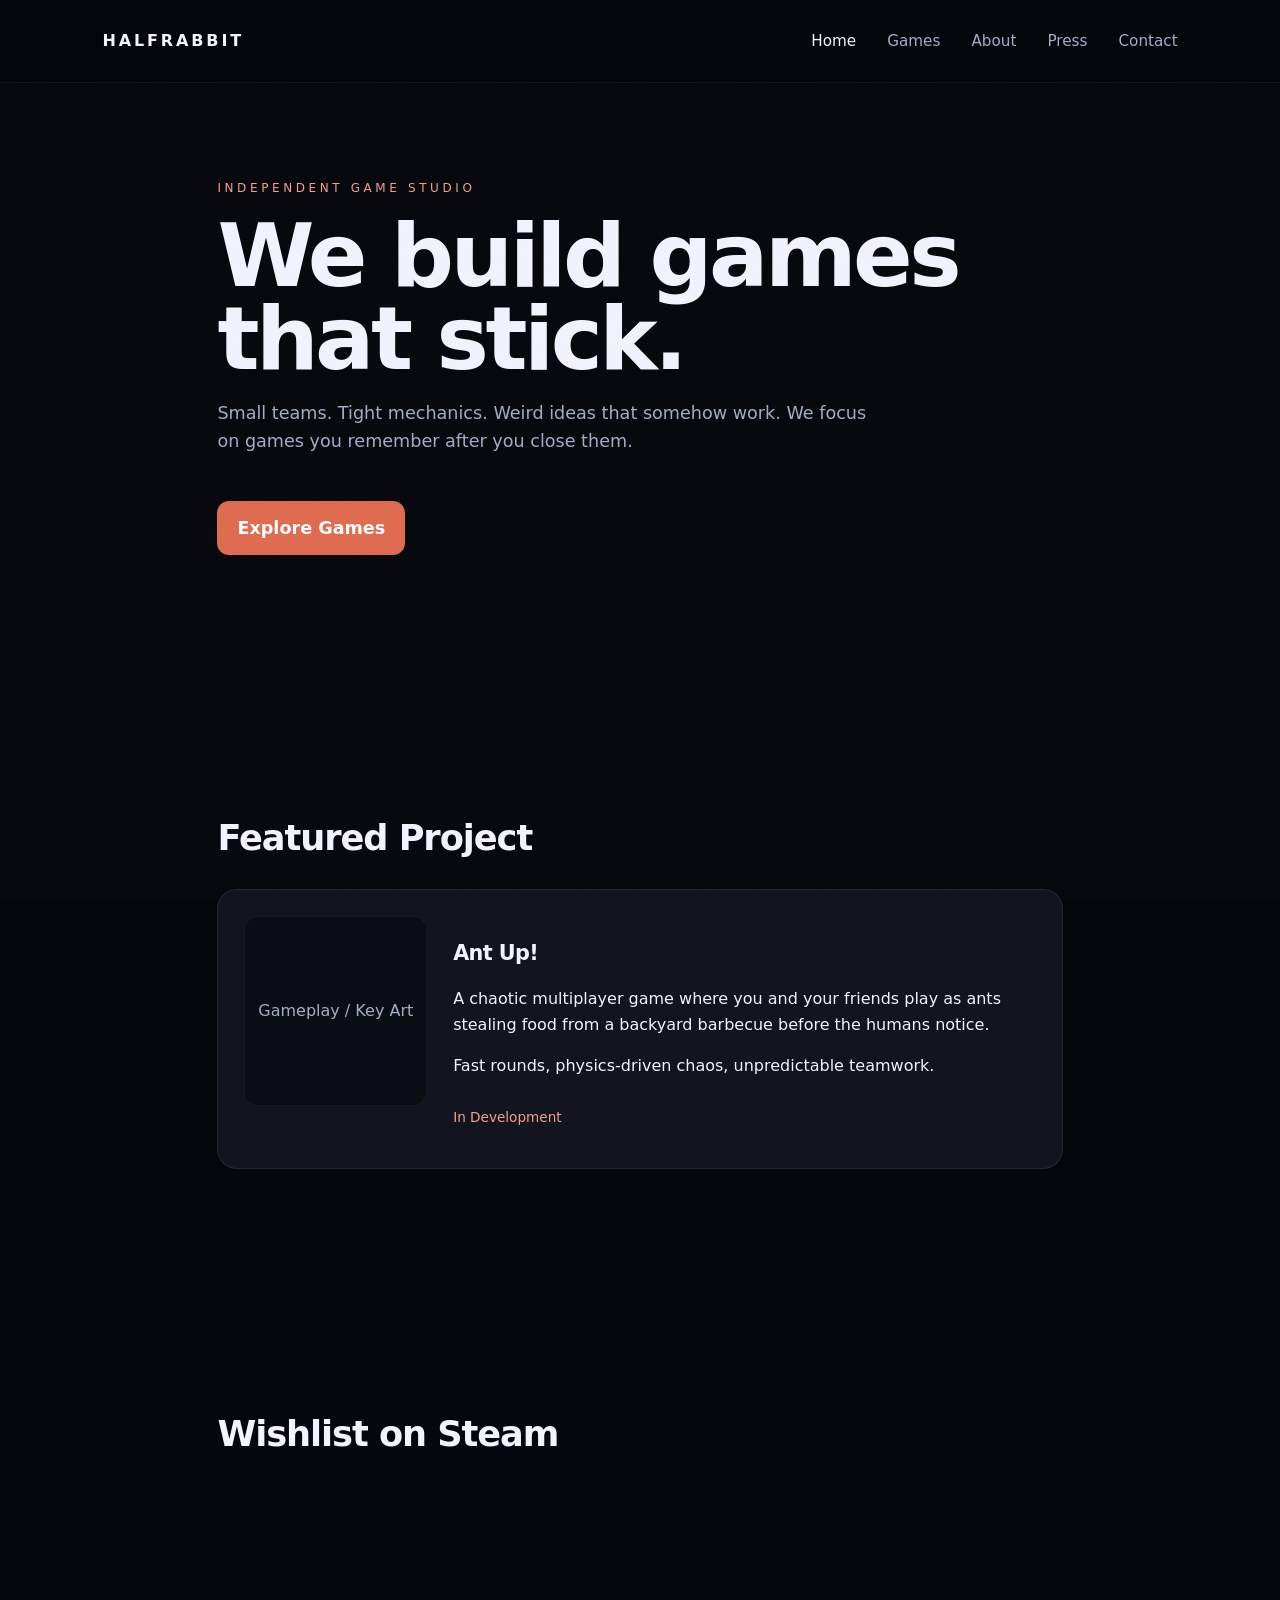
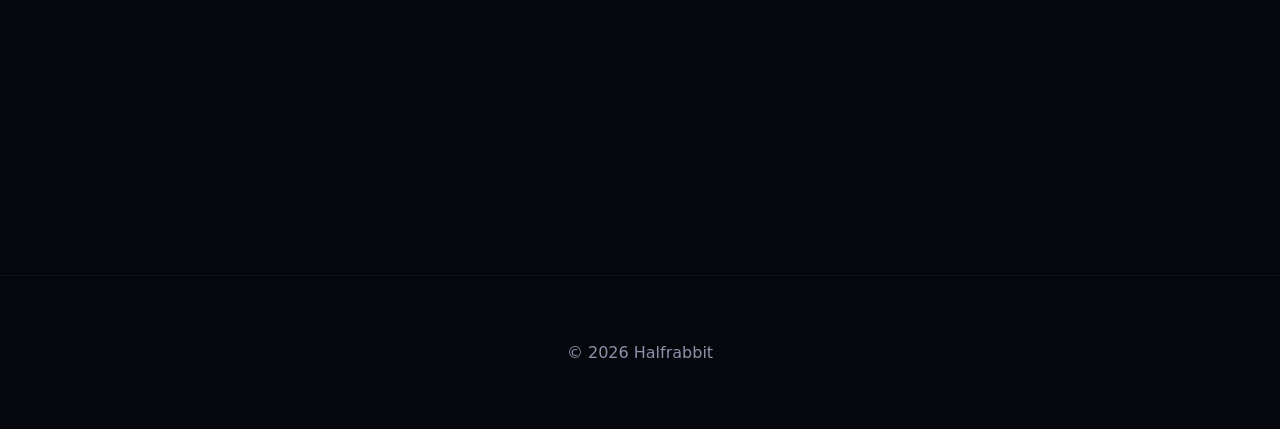
<file: index.html>
<!doctype html>
<html>
<head>
<meta charset="utf-8">
<meta name="viewport" content="width=device-width,initial-scale=1">
<title>Halfrabbit</title>
<link rel="stylesheet" href="css/style.css">
</head>

<body>

<header class="hero">

  <div class="tag">Independent Game Studio</div>

  <h1>We build games that stick.</h1>

  <p>
    Small teams. Tight mechanics. Weird ideas that somehow work.
    We focus on games you remember after you close them.
  </p>

  <p>
    <a class="btn" href="games.html">Explore Games</a>
  </p>

</header>

<section>

  <h2>Featured Project</h2>

  <a class="card" href="games/ant-up.html" style="text-decoration:none;">

    <div class="ph">Gameplay / Key Art</div>

    <div>

      <h3>Ant Up!</h3>

      <p>
        A chaotic multiplayer game where you and your friends play as ants
        stealing food from a backyard barbecue before the humans notice.
      </p>

      <p>
        Fast rounds, physics-driven chaos, unpredictable teamwork.
      </p>

      <p class="status">In Development</p>

    </div>

  </a>

</section>

<!-- NEW STEAM SECTION -->
<section>

  <h2>Wishlist on Steam</h2>

  <div class="steam-embed">

    <iframe
      src="https://store.steampowered.com/widget/4829120/"
      frameborder="0"
      width="100%"
      height="190">
    </iframe>

  </div>

</section>

<footer>© 2026 Halfrabbit</footer>

<script src="js/main.js"></script>
<script src="js/nav.js"></script>
<script src="js/reveal.js"></script>

</body>
</html>
</file>
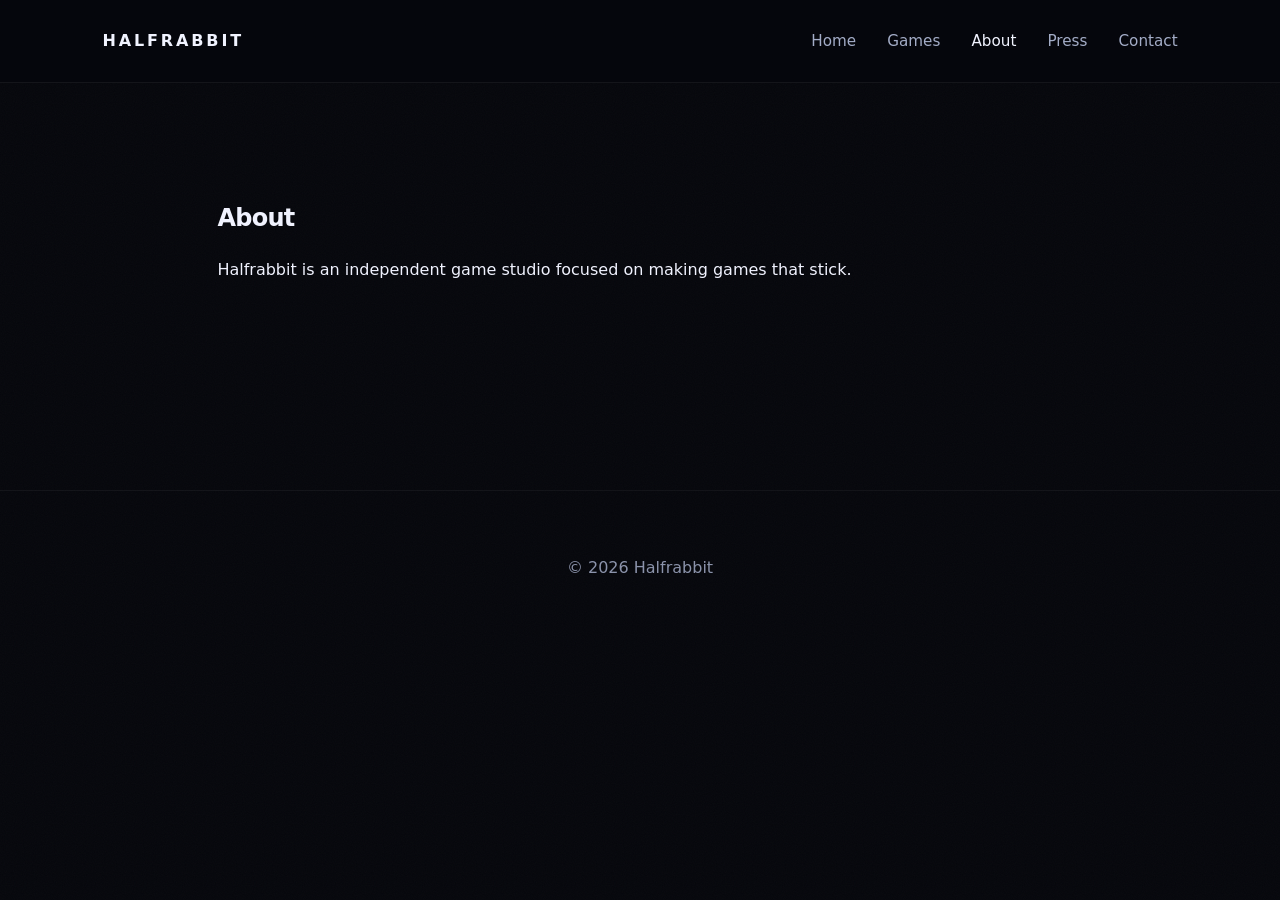
<file: about.html>
<!doctype html>
<html>
<head>
<meta charset="utf-8">
<meta name="viewport" content="width=device-width,initial-scale=1">
<title>About - Halfrabbit</title>
<link rel="stylesheet" href="css/style.css">
</head>

<body>

<section>
  <h1>About</h1>
  <p>Halfrabbit is an independent game studio focused on making games that stick.</p>
</section>

<footer>© 2026 Halfrabbit</footer>

<script src="js/main.js"></script>
<script src="js/nav.js"></script>
<script src="js/reveal.js"></script>

</body>
</html>
</file>
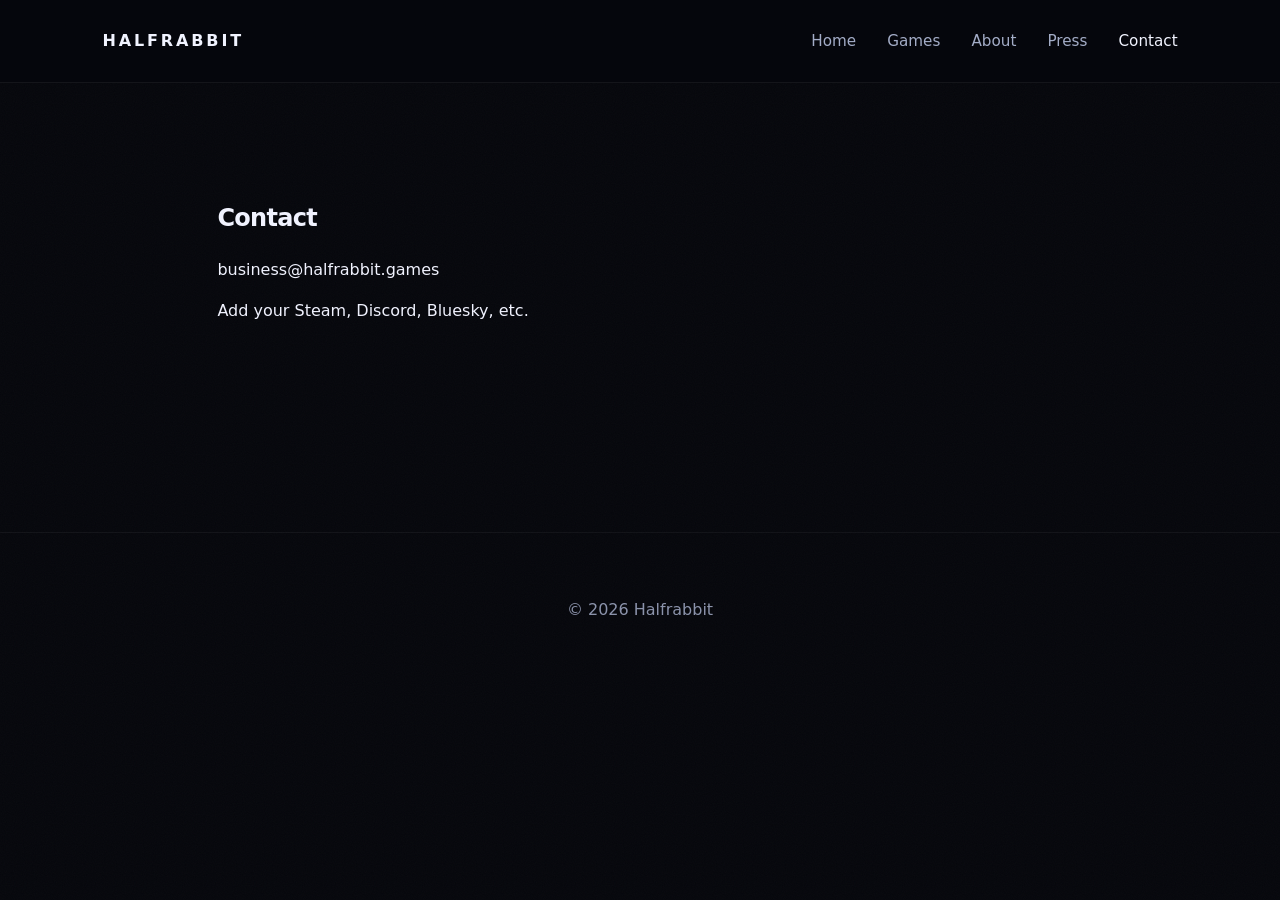
<file: contact.html>
<!doctype html>
<html>
<head>
<meta charset="utf-8">
<meta name="viewport" content="width=device-width,initial-scale=1">
<title>Contact - Halfrabbit</title>
<link rel="stylesheet" href="css/style.css">
</head>

<body>

<section>
  <h1>Contact</h1>
  <p>business@halfrabbit.games</p>
  <p>Add your Steam, Discord, Bluesky, etc.</p>
</section>

<footer>© 2026 Halfrabbit</footer>

<script src="js/main.js"></script>
<script src="js/nav.js"></script>
<script src="js/reveal.js"></script>

</body>
</html>
</file>
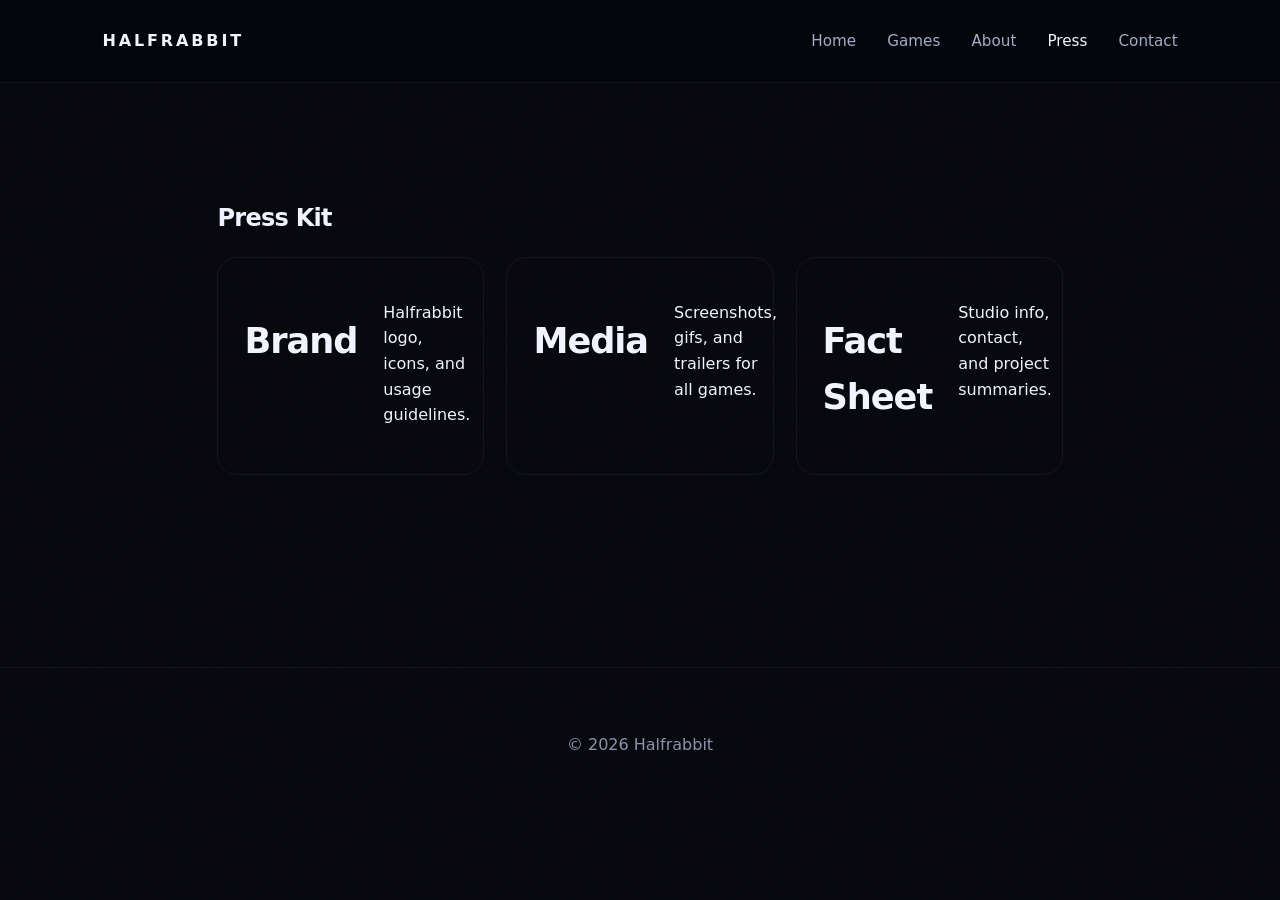
<file: press.html>
<!doctype html>
<html>
<head>
<meta charset="utf-8">
<meta name="viewport" content="width=device-width,initial-scale=1">
<title>Press - Halfrabbit</title>
<link rel="stylesheet" href="css/style.css">
</head>

<body>

<section>
  <h1>Press Kit</h1>

  <div class="press-grid">

    <div class="press-card">
      <h2>Brand</h2>
      <p>Halfrabbit logo, icons, and usage guidelines.</p>
    </div>

    <div class="press-card">
      <h2>Media</h2>
      <p>Screenshots, gifs, and trailers for all games.</p>
    </div>

    <div class="press-card">
      <h2>Fact Sheet</h2>
      <p>Studio info, contact, and project summaries.</p>
    </div>

  </div>
</section>

<footer>© 2026 Halfrabbit</footer>

<script src="js/main.js"></script>
<script src="js/nav.js"></script>
<script src="js/reveal.js"></script>

</body>
</html>
</file>
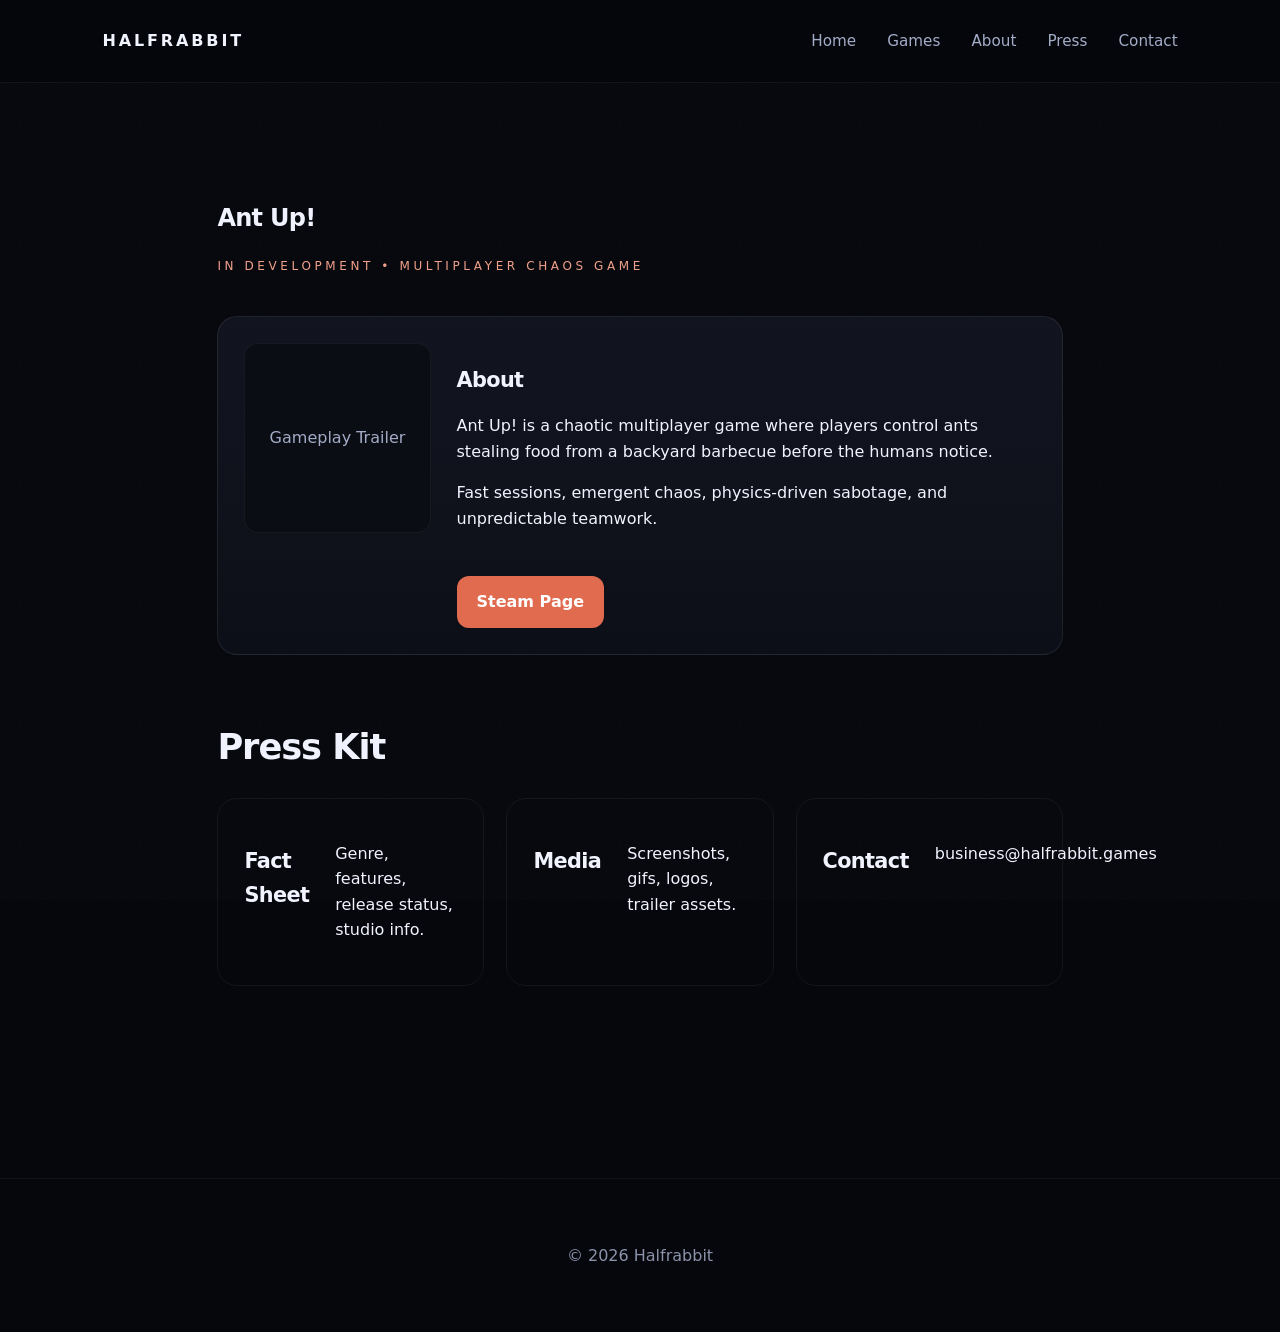
<file: games/ant-up.html>
<!doctype html>
<html>
<head>
<meta charset="utf-8">
<meta name="viewport" content="width=device-width,initial-scale=1">
<title>Ant Up! - Halfrabbit</title>
<link rel="stylesheet" href="../css/style.css">
</head>

<body>

<section>

  <h1>Ant Up!</h1>

  <p class="tag">In Development • Multiplayer Chaos Game</p>

  <div class="card game-card" style="margin-top:2.5rem;">

    <div class="ph">Gameplay Trailer</div>

    <div>

      <h3>About</h3>

      <p>
        Ant Up! is a chaotic multiplayer game where players control ants stealing food
        from a backyard barbecue before the humans notice.
      </p>

      <p>
        Fast sessions, emergent chaos, physics-driven sabotage, and unpredictable teamwork.
      </p>

      <a class="btn"
         href="https://store.steampowered.com/app/4829120/Ant_Up/"
         target="_blank">
        Steam Page
      </a>

    </div>

  </div>

  <div style="margin-top:4rem;">
    <h2>Press Kit</h2>

    <div class="press-grid">

      <div class="press-card">
        <h3>Fact Sheet</h3>
        <p>Genre, features, release status, studio info.</p>
      </div>

      <div class="press-card">
        <h3>Media</h3>
        <p>Screenshots, gifs, logos, trailer assets.</p>
      </div>

      <div class="press-card">
        <h3>Contact</h3>
        <p>business@halfrabbit.games</p>
      </div>

    </div>

  </div>

</section>

<footer>© 2026 Halfrabbit</footer>

<script src="../js/nav.js"></script>
<script src="../js/reveal.js"></script>

</body>
</html>
</file>
<file: css/style.css>
:root{
  --bg:#06070c;
  --surface:#121420;
  --surface-2:#0d0f18;

  --text:#f1f3ff;
  --muted:#a3acc7;

  /* shifted away from neon AI purple */
  --accent:#e06b4f;
  --accent-soft:#f2a08a;

  --radius-sm:12px;
  --radius-md:14px;
  --radius-lg:20px;
}

/* RESET */
*{ box-sizing:border-box; }

body{
  margin:0;
  font-family:ui-sans-serif, system-ui, -apple-system, Segoe UI, sans-serif;
  background:var(--bg);
  color:var(--text);
  line-height:1.6;
  overflow-x:hidden;
}

/* subtle grain (less “AI glow UI”) */
body::before{
  content:"";
  position:fixed;
  inset:0;
  pointer-events:none;
  opacity:0.06;
  background-image:url("data:image/svg+xml,%3Csvg xmlns='http://www.w3.org/2000/svg' width='120' height='120'%3E%3Cfilter id='n'%3E%3CfeTurbulence type='fractalNoise' baseFrequency='.9' numOctaves='2'/%3E%3C/filter%3E%3Crect width='120' height='120' filter='url(%23n)' opacity='.5'/%3E%3C/svg%3E");
}

/* NAV (solid, no glass) */
nav{
  display:flex;
  justify-content:space-between;
  align-items:center;
  padding:28px 8%;
  position:sticky;
  top:0;
  z-index:10;

  background:rgba(6,7,12,0.92);
  border-bottom:1px solid rgba(255,255,255,0.06);
}

.logo{
  font-weight:900;
  letter-spacing:.18em;
  text-transform:uppercase;
}

.nav-links a{
  margin-left:26px;
  color:var(--muted);
  font-size:.95rem;
  transition:.2s;
}

.nav-links a:hover,
.nav-links a.active{
  color:var(--text);
}

/* LAYOUT */
section, header{
  max-width:1050px;
  margin:0 auto;
  padding:6rem 8% 7rem;
}

/* HERO */
.hero h1{
  font-size:clamp(3.2rem, 7vw, 5.5rem);
  line-height:0.95;
  margin:1rem 0;
  font-weight:900;
  letter-spacing:-0.04em;
}

.hero p{
  max-width:58ch;
  color:var(--muted);
  font-size:1.1rem;
}

.tag{
  font-size:.75rem;
  letter-spacing:.3em;
  text-transform:uppercase;
  color:var(--accent-soft);
}

/* BUTTON */
.btn{
  display:inline-block;
  margin-top:1.8rem;
  padding:13px 20px;
  background:var(--accent);
  color:white;
  border-radius:12px;
  font-weight:700;
  transition:.2s;
}

.btn:hover{
  transform:translateY(-3px);
  filter:brightness(1.1);
}

/* TYPOGRAPHY */
h1,h2,h3{
  letter-spacing:-0.03em;
}

h2{
  font-size:2.2rem;
  margin-bottom:1.4rem;
}

h3{
  font-size:1.3rem;
  margin-bottom:.4rem;
}

/* CARDS (less “system UI SaaS”) */
.card,
.game-card,
.press-card{
  display:flex;
  gap:26px;
  padding:26px;
  border-radius:20px;

  background:var(--surface);
  border:1px solid rgba(255,255,255,0.08);

  transition:transform .25s ease, box-shadow .25s ease;
}

/* subtle variation between types */
.game-card{
  background:linear-gradient(180deg, #121420, #0d0f18);
  cursor:pointer;
}

.press-card{
  background:transparent;
  border:1px solid rgba(255,255,255,0.06);
}

/* hover behavior only where it matters */
.card:hover,
.game-card:hover{
  transform:translateY(-8px);
  box-shadow:0 20px 50px rgba(0,0,0,0.6);
}

/* MEDIA BLOCKS */
.ph,
.game-media{
  width:340px;
  height:190px;
  border-radius:14px;
  background:#0b0d14;
  border:1px solid rgba(255,255,255,0.05);
  display:flex;
  align-items:center;
  justify-content:center;
  color:var(--muted);
}

/* STATUS */
.status{
  display:inline-block;
  margin-top:12px;
  font-size:.85rem;
  color:var(--accent-soft);
}

/* GRIDS */
.game-grid{
  display:grid;
  gap:26px;
}

.press-grid{
  display:grid;
  grid-template-columns:repeat(auto-fit, minmax(240px, 1fr));
  gap:22px;
}

/* FOOTER */
footer{
  text-align:center;
  padding:4rem;
  margin-top:5rem;
  color:var(--muted);
  border-top:1px solid rgba(255,255,255,0.06);
  opacity:.85;
}

/* VIDEO POP EFFECT (cleaned) */
.video-card{
  position:relative;
}

.video-wrapper{
  position:relative;
  overflow:hidden;
  border-radius:14px;
}

.hover-video{
  position:absolute;
  inset:0;
  width:100%;
  height:100%;
  object-fit:cover;

  opacity:0;
  transform:scale(1.02);
  transition:opacity .25s ease, transform .35s ease;
}

.media-fallback{
  width:100%;
  height:100%;
  display:flex;
  align-items:center;
  justify-content:center;
  color:var(--muted);
  background:#0b0d14;
}

/* real “pop out” */
.video-card:hover{
  z-index:10;
  transform:translateY(-10px);
}

.video-card:hover .hover-video{
  opacity:1;
  transform:scale(1.12) translateY(-6px);
}

/* REVEAL */
.reveal{
  opacity:0;
  transform:translateY(14px);
  transition:opacity .6s ease, transform .6s ease;
}

.reveal.visible{
  opacity:1;
  transform:translateY(0);
}

a{
  color:inherit;
  text-decoration:none;
  opacity:1;
  transition:opacity .15s ease;
}

a:hover{
  opacity:.85;
}

.breadcrumbs{
  font-size:.85rem;
  color:var(--muted);
  margin-bottom:2rem;
  display:flex;
  flex-wrap:wrap;
  gap:.4rem;
  align-items:center;
}

.breadcrumbs a{
  color:var(--muted);
  text-decoration:none;
}

.breadcrumbs a:hover{
  color:var(--text);
}

.crumb-sep{
  opacity:.5;
}
</file>
